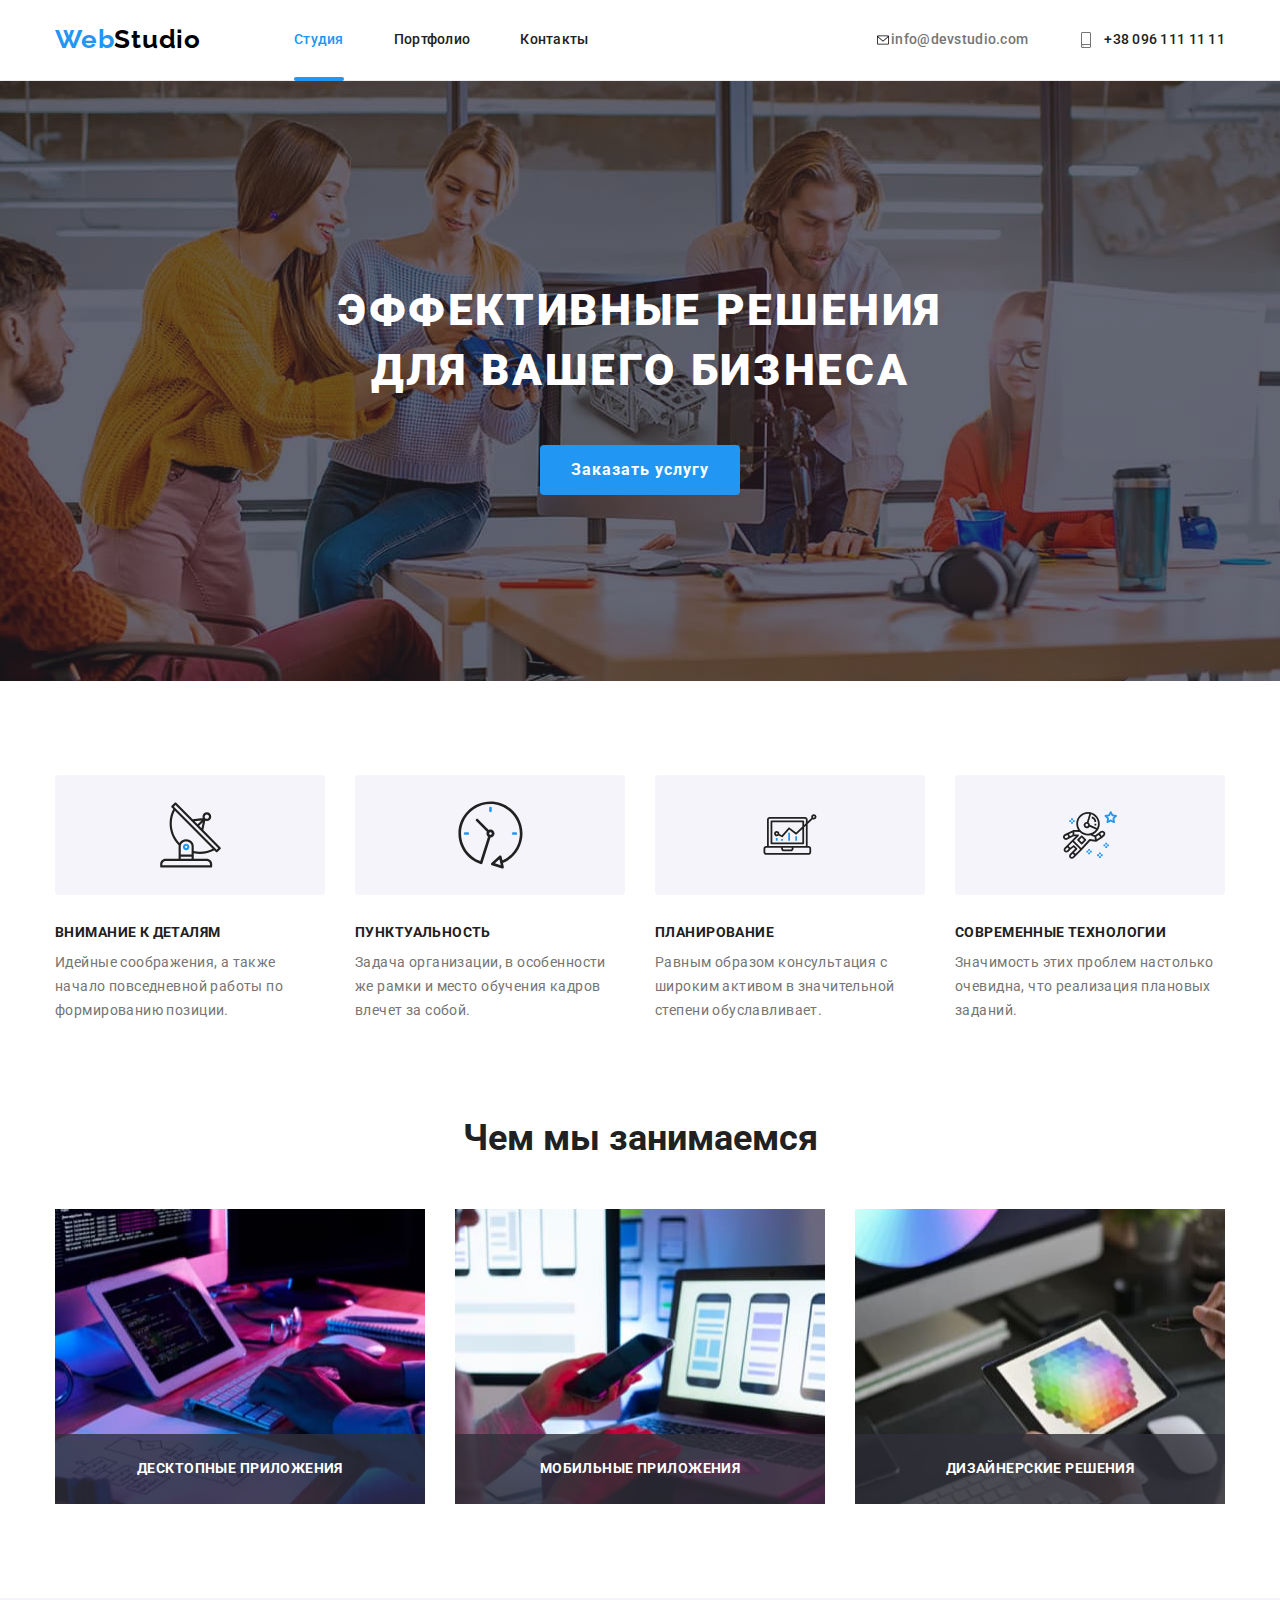
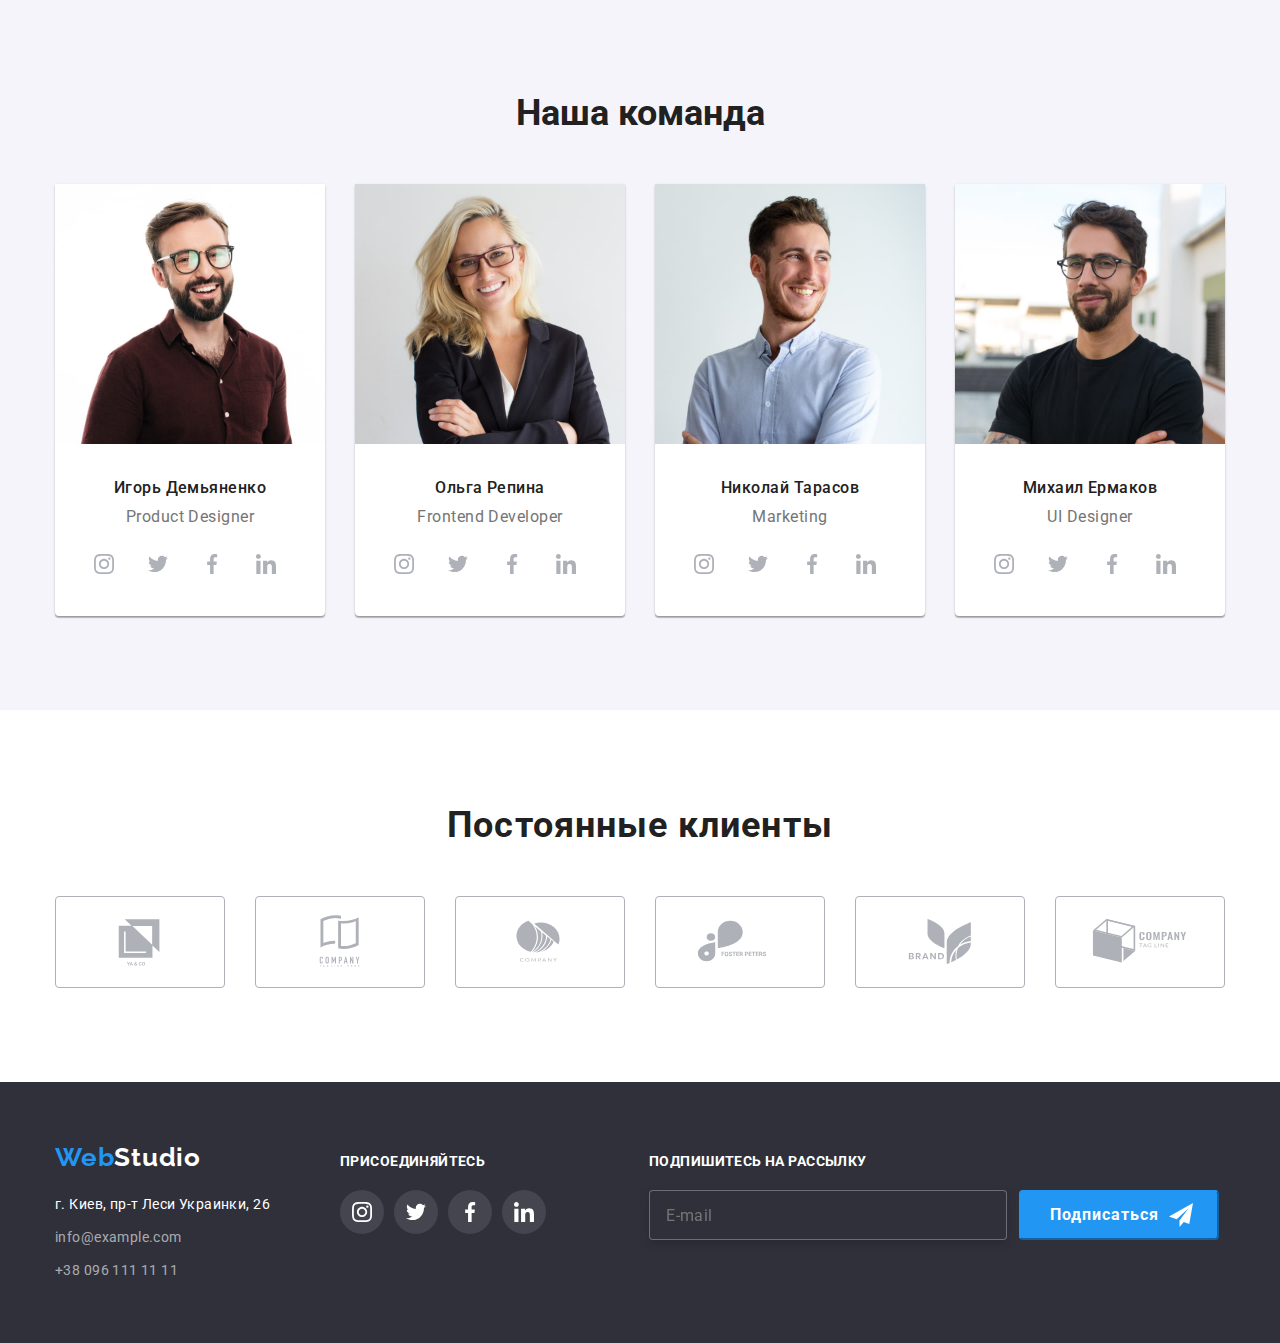
<file: index.html>
<!DOCTYPE html>
<html lang="ru">
<head>
    <meta charset="UTF-8">
    <meta http-equiv="X-UA-Compatible" content="IE=edge">
    <meta name="viewport" content="width=device-width, initial-scale=1.0">
    <link rel="preconnect" href="https://fonts.googleapis.com">
    <link rel="preconnect" href="https://fonts.gstatic.com" crossorigin>
    <link href="https://fonts.googleapis.com/css2?family=Raleway:wght@700&family=Roboto:wght@400;500;700;900&display=swap"
    rel="stylesheet">
    <link href="https://cdnjs.cloudflare.com/ajax/libs/modern-normalize/1.1.0/modern-normalize.css" rel="stylesheet">
    <link href="./css/main.min.css" rel="stylesheet">
    <title>Проект</title>
</head>
<body>
    <header class="head">
        <div class="container head-container">
        <nav class="head-container__nav-list">
            <a class="head-container__logo" href="./index.html" lang="en">
                Web<span class="studio">Studio</span>
            </a>
            <ul class="head-container__menu">
                <li class="nav-link"><a href="./index.html" class="navigation-link--current">Студия</a></li>
                <li><a href="./portfolio.html" class="navigation-link">Портфолио</a></li>
                <li><a href="./" class="navigation-link">Контакты</a></li>
            </ul>
        </nav>
        <ul class="head-container__contact-list">
            <li><a class="mail" href="mailto:info@devstudio.com">
                <svg class="mail-icon" width="16" height="12">
                    <use href="./images/icons.svg#icon-mail"></use>
                </svg> info@devstudio.com</a>
            </li>
            <li><a class="tel" href="tel:+380961111111">
                <svg class="tel-icon" width="10" height="16">
                    <use href="./images/icons.svg#icon-tel"></use>
                </svg>+38 096 111 11 11</a></li>
        </ul>
        </div>
    </header>
    <main>
        <section class="banner">
            <div class="hero-container">
            <h1 class="hero-container__text-logo">ЭФФЕКТИВНЫЕ РЕШЕНИЯ ДЛЯ ВАШЕГО БИЗНЕСА</h1>
            <button type="button" class="hero-container__hero-button" data-modal-open>Заказать услугу</button>
            </div>
        </section>

        <section class="section feature-section">
            <div class="container feature-cont">
            <h2 class="visualy-hidden"></h2>
            <ul class="feature-cont__features">
                <li class="feature-list">
                    <div class="feature-list__feature-icon">
                    <svg class="feature-list__feature-item" width="65" height="70">
                        <use href="./images/icons.svg#icon-antenna"></use>
                    </svg>
                    </div>
                    <h3>Внимание к деталям</h3>
                    <p>Идейные соображения, а также начало повседневной работы по формированию позиции.</p>
                </li>

                <li class="feature-list">
                    <div class="feature-list__feature-icon">
                        <svg class="feature-list__feature-item" width="67" height="70">
                            <use href="./images/icons.svg#icon-clock"></use>
                        </svg>
                    </div>
                    <h3>Пунктуальность</h3>
                    <p>Задача организации, в особенности же рамки и место обучения кадров влечет за собой.</p>
                </li>

                <li class="feature-list">
                    <div class="feature-list__feature-icon">
                        <svg class="feature-list__feature-item" width="70" height="53">
                            <use href="./images/icons.svg#icon-diagram" ></use>
                        </svg>
                    </div>
                    <h3>Планирование</h3>
                    <p>Равным образом консультация с широким активом в значительной степени обуславливает.</p>
                </li>

                <li class="feature-list">
                    <div class="feature-list__feature-icon">
                        <svg class="feature-list__feature-item" width="54" height="60">
                            <use href="./images/icons.svg#icon-astronaut"></use>
                        </svg>
                    </div>
                    <h3>Современные технологии</h3>
                    <p>Значимость этих проблем настолько очевидна, что реализация плановых заданий.</p>
                </li>
            </ul>
            </div>
        </section>

        <section class="section">
            <div class="container work-container">
            <h2 class="work-container__work-header">Чем мы занимаемся</h2>
            <ul class="work-container__work-list">
                <li class="work-list-items">
                        <img src="./images/layout.jpg" alt="layout" width="370" height="295">
                        <div class="description">
                            <p>ДЕСКТОПНЫЕ ПРИЛОЖЕНИЯ</p>
                        </div>
                </li>

                <li class="work-list-items">
                <img src="./images/mobile.jpg"
                alt="mobile"
                width="370"
                height="295">
                <div class="description">
                    <p>МОБИЛЬНЫЕ ПРИЛОЖЕНИЯ</p>
                </div>
                </li>

                <li class="work-list-items">
                <img src="./images/design.jpg"
                alt="design"
                width="370"
                height="295">
                <div class="description">
                    <p>ДИЗАЙНЕРСКИЕ РЕШЕНИЯ</p>
                </div>
                </li>
            </ul>
            </div>
        </section>

        <section class="command section">
            <div class="container comm-container">
            <h2 class="comm-container__comm-header">Наша команда</h2>
            <ul class="comm-list">
            <li class="comm-list__individ">
                <img src="./images/photo1.jpg" alt="работник1" width="270"/>
                <div class="name-prof">
                <h3>Игорь Демьяненко</h3>
                <p>Product Designer</p>
                    <ul class="social-links">
                    <li class="social-item">
                        <a href="">
                            <svg width="20" height="20">
                                <use href="./images/icons.svg#icon-instagram"></use>
                            </svg>
                        </a>
                    </li>
                    <li class="social-item">
                        <a href="">
                        <svg width="20" height="20" >
                            <use href="./images/icons.svg#icon-twitter"></use>
                            </a>
                        </svg>
                        
                    </li>
                    <li class="social-item">
                        <a href="">
                            <svg width="20" height="20">
                                <use href="./images/icons.svg#icon-facebook"></use>
                            </svg>
                        </a>
                    </li>
                    <li class="social-item">
                        <a href="">
                            <svg  width="20" height="20">
                                <use href="./images/icons.svg#icon-linkedin"></use>
                            </svg>
                        </a>
                    </li>
                    </ul>
                </div>
            </li>
            <li class="comm-list__individ">
                <img src="./images/photo2.jpg" alt="работник2" width="270"/>
                <div class="name-prof">
                <h3>Ольга Репина</h3>
                <p>Frontend Developer</p>
                    <ul class="social-links">
                        <li class="social-item">
                            <a href="">
                                <svg width="20" height="20">
                                    <use href="./images/icons.svg#icon-instagram"></use>
                                </svg>
                            </a>
                        </li>
                        <li class="social-item">
                            <a href="">
                            <svg width="20" height="20"> 
                                    <use href="./images/icons.svg#icon-twitter"></use>     
                            </svg>
                            </a>
                        </li>
                        <li class="social-item">
                            <a href="">
                                <svg width="20" height="20">
                                    <use href="./images/icons.svg#icon-facebook"></use>
                                </svg>
                            </a>
                        </li>
                        <li class="social-item">
                            <a href="">
                                <svg width="20" height="20">
                                    <use href="./images/icons.svg#icon-linkedin"></use>
                                </svg>
                            </a>
                        </li class="social-item">
                    </ul>
                </div>
            </li>
            <li class="comm-list__individ">
                <img src="./images/photo3.jpg" alt="работник3" width="270"/>
                <div class="name-prof">
                <h3>Николай Тарасов</h3>
                <p>Marketing</p>
                    <ul class="social-links">
                        <li class="social-item">
                            <a href="" >
                                <svg width="20" height="20">
                                    <use href="./images/icons.svg#icon-instagram"></use>
                                </svg>
                            </a>
                        </li>
                        <li class="social-item">
                            <a href="">
                            <svg width="20" height="20">
                                    <use href="./images/icons.svg#icon-twitter"></use>
                            </svg>
                            </a>
                        </li>
                        <li class="social-item">
                            <a href="">
                                <svg width="20" height="20">
                                    <use href="./images/icons.svg#icon-facebook"></use>
                                </svg>
                            </a>
                        </li>
                        <li class="social-item">
                            <a href="">
                                <svg width="20" height="20">
                                    <use href="./images/icons.svg#icon-linkedin"></use>
                                </svg>
                            </a>
                        </li class="social-item">
                    </ul>
                </div>
            </li>
            <li class="comm-list__individ">
                <img src="./images/photo4.jpg" alt="работник4" width="270"/>
                <div class="name-prof">       
                <h3>Михаил Ермаков</h3>
                <p>UI Designer</p>
                    <ul class="social-links">
                        <li class="social-item">
                            <a href="">
                                <svg width="20" height="20">
                                    <use href="./images/icons.svg#icon-instagram"></use>
                                </svg>
                            </a>
                        </li>
                        <li class="social-item">
                            <a href="">
                            <svg width="20" height="20">
                                    <use href="./images/icons.svg#icon-twitter"></use>
                            </svg>
                            </a>
                        </li>
                        <li class="social-item">
                            <a href="">
                                <svg width="20" height="20">
                                    <use href="./images/icons.svg#icon-facebook"></use>
                                </svg>
                            </a>
                        </li>
                        <li class="social-item">
                            <a href="">
                                <svg width="20" height="20">
                                    <use href="./images/icons.svg#icon-linkedin"></use>
                                </svg>
                            </a>
                        </li>
                    </ul>
                </div>
            </li>
        </ul>
        </div>
        </section>
        <section class="section">
            <div class="container clients-container" >
                <h2 class="clients-container__client-header">Постоянные клиенты</h2>
                <ul class="client-list">
                    <li class="client-list__client-pozition">
                        <a href="">
                        <svg width="106" height="60">
                            <use href="./images/icons.svg#icon-clientone"></use>
                        </svg>
                        </a>
                    </li>
                    <li class="client-list__client-pozition">
                        <a href="">
                            <svg width="106" height="60">
                                <use href="./images/icons.svg#icon-clienttwo"></use>
                            </svg>
                        </a>
                    </li>
                    <li class="client-list__client-pozition">
                        <a href="">
                            <svg width="106" height="60">
                                <use href="./images/icons.svg#icon-clientthree"></use>
                            </svg>
                        </a>
                    </li>
                    <li class="client-list__client-pozition">
                        <a href="">
                            <svg width="106" height="60">
                                <use href="./images/icons.svg#icon-clientfour"></use>
                            </svg>
                        </a>
                    </li>
                    <li class="client-list__client-pozition">
                        <a href="">
                            <svg width="106" height="60">
                                <use href="./images/icons.svg#icon-clientfive"></use>
                            </svg>
                        </a>
                    </li>
                    <li class="client-list__client-pozition">
                        <a href="">
                            <svg width="106" height="60">
                                <use href="./images/icons.svg#icon-clientsix"></use>
                            </svg>
                        </a>
                    </li>
                </ul>
            </div>
        </section>
    </main>
    <footer class="footer">
            <div class="container foot-container">
                <div>
                <a class="head-container__logo" href="/">Web<span class="webfoot">Studio</span></a>
                <address class="foot-container__adress">
                    <ul class="foot-container__contacts">
                        <li><a class="foot-container__atext" href="https://bit.ly/3pXMvUd" target="_blank" rel="noopener noreferrer">г.
                                Киев,
                                пр-т
                                Леси Украинки, 26</a> </li>
                        <li><a class="link" href="mailto:info@devstudio.com">info@example.com</a> </li>
                        <li><a class="link" href="tel:+380961111111">+38 096 111 11 11</a> </li>
                    </ul>
                </address>
                </div>
                <div class="links-container">
                <h3>ПРИСОЕДИНЯЙТЕСЬ</h3>
                <ul class="links-list">
                    <li class="links-list__links-item">
                        <a href="">
                            <svg width="20" height="20">
                                <use href="./images/icons.svg#icon-instagram"></use>
                            </svg>
                        </a>
                    </li>
                    <li class="links-list__links-item">
                        <a href="">
                            <svg width="20" height="20">
                                <use href="./images/icons.svg#icon-twitter"></use>
                            </svg>
                        </a>
                    </li>
                    <li class="links-list__links-item">
                        <a href="">
                            <svg width="20" height="20">
                                <use href="./images/icons.svg#icon-facebook"></use>
                            </svg>
                        </a>
                    </li>
                    <li class="links-list__links-item">
                        <a href="">
                            <svg width="20" height="20">
                                <use href="./images/icons.svg#icon-linkedin"></use>
                            </svg>
                        </a>
                    </li>
                </ul>
                </div>
                <div class="email-form">
                    
                        <h3>ПОДПИШИТЕСЬ НА РАССЫЛКУ</h3>
                    <form class="form">
                        <input type="email" name="email" id="user-email" placeholder="E-mail">
                        <button type="submit" class="submit">
                            <span class="submit__text">Подписаться</span>
                            <svg width="24" height="24">
                                <use href="./images/icons.svg#icon-send"></use>
                            </svg>
                        </button>
                    </form>
                    
                </div>
            </div>
                

    </footer>
    <div class="backdrop is-hidden" data-modal>
        <div class="modal">
            <button type="button" class="modal__close" data-modal-close>
                <svg class="modal__icon-close">
                    <use href="./images/icons.svg#icon-close" width="11" height="11"></use>
                </svg>
            </button>
            <p class="modal__title">Оставьте свои данные, мы вам перезвоним</p>
            <form name="feedback-form" class="modal__form">
                <div class="modal-inner">
                    <label for="user-name" class="modal-inner__label">Имя</label>
                    <div class="modal-inner">
                        <input id="user-name" type="text" class="modal-inner__input">
                        <svg class="modal__icon" width="18" height="18">
                            <use href="./images/icons.svg#person-black"></use>
                        </svg>
                    </div>
                </div>
                <div class="modal-inner">
                    <label for="user-name" class="modal-inner__label">Телефон</label>
                    <div class="modal-inner">
                        <input id="user-name" type="tel" class="modal-inner__input">
                        <svg class="modal__icon" width="18" height="18">
                            <use href="./images/icons.svg#phone-black"></use>
                        </svg>
                    </div>
                </div>
                <div class="modal-inner">
                    <label for="user-name" class="modal-inner__label">Почта</label>
                    <div class="modal-inner">
                        <input id="user-name" type="email" class="modal-inner__input">
                        <svg class="modal__icon" width="18" height="18">
                            <use href="./images/icons.svg#email-black"></use>
                        </svg>
                    </div>
                </div>
                <div class="modal-inner">
                    <label for="user-name" class="modal-inner__label">Комментарий</label>
                    <textarea name="comment" class="modal-inner__textarea" placeholder="Введите текст"></textarea>
                </div>
                <label class="checkbox">
                    <input type="checkbox" class="checkbox__input">
                        <svg width="16" height="15" class="checkbox__icon">
                            <use href="./images/icons.svg#iconcheck" class="icon-one" opacity="0"></use>
                            <use href="./images/icons.svg#icon-not-check" class="icon-two" opacity="1" ></use>
                        </svg>
                    <span class="terms-text">
                    Соглашаюсь с рассылкой и принимаю
                    <a href="/" class="terms">Условия договора</a></span>
                </label>
            </form>
            
            <button type="submit" class="submitted">Отправить</button>
            
            
        </div>
    </div>
    <script src="./js/modal.js"></script>
</body>
</html>
</file>
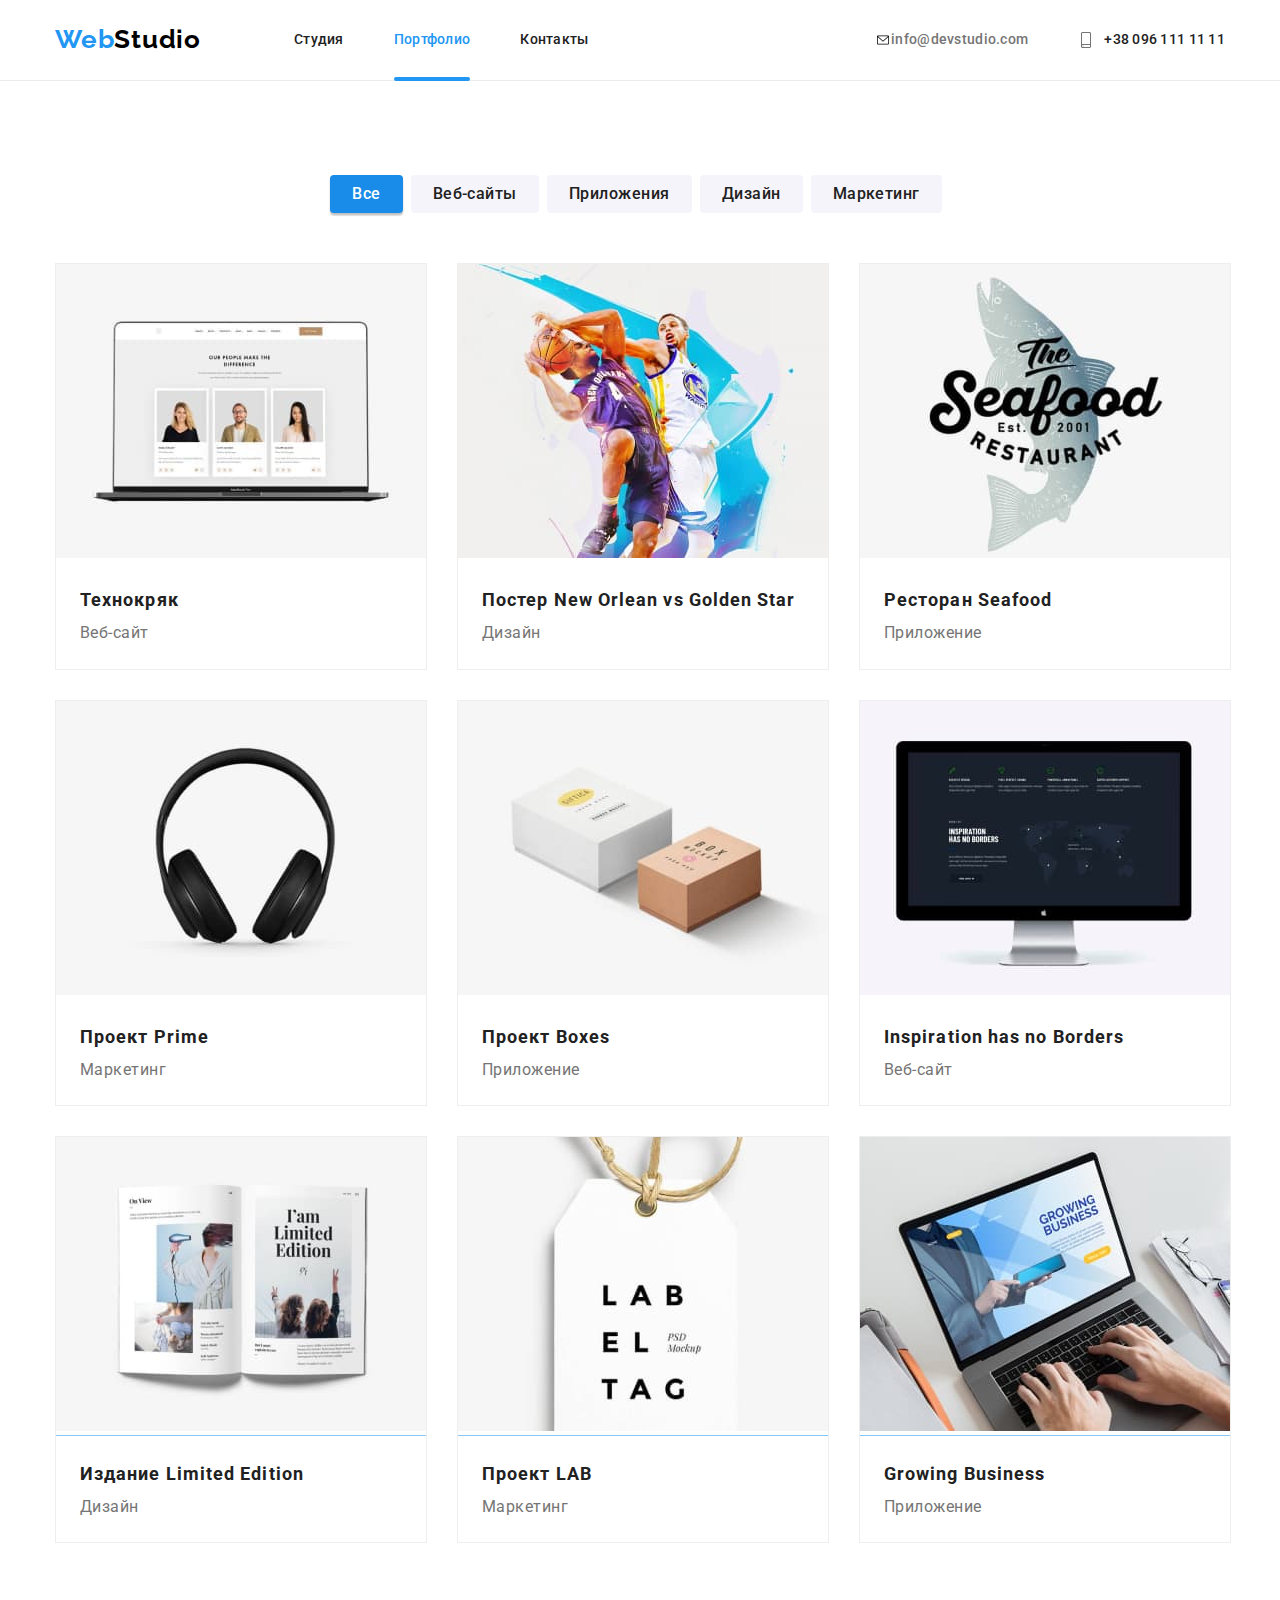
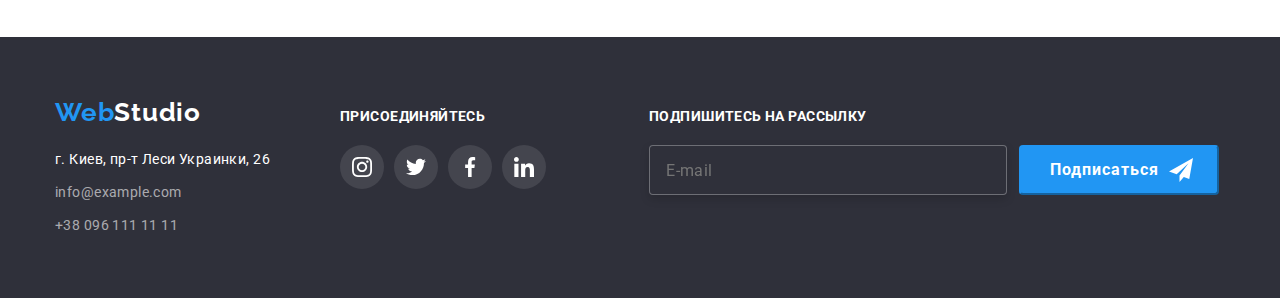
<file: portfolio.html>
<!DOCTYPE html>
<html lang="en">
<head>
    <meta charset="UTF-8">
    <meta http-equiv="X-UA-Compatible" content="IE=edge">
    <meta name="viewport" content="width=device-width, initial-scale=1.0">
    <link rel="preconnect" href="https://fonts.googleapis.com">
    <link rel="preconnect" href="https://fonts.gstatic.com" crossorigin>
    <link href="https://fonts.googleapis.com/css2?family=Raleway:wght@700&family=Roboto:wght@400;500;700;900&display=swap"
    rel="stylesheet">
    <link href="https://cdnjs.cloudflare.com/ajax/libs/modern-normalize/1.1.0/modern-normalize.css" rel="stylesheet">
    <link href="./css/main.min.css" rel="stylesheet">
    <title>portfolio</title>
</head>
<body>
    <header class="head">
        <div class="container head-container">
            <nav class="head-container__nav-list">
                <a class="head-container__logo" href="./index.html" lang="en">
                    Web<span class="studio">Studio</span>
                </a>
                <ul class="head-container__menu">
                    <li><a href="./index.html" class="navigation-link ">Студия</a></li>
                    <li class="nav-link"><a href="./portfolio.html" class="navigation-link--current">Портфолио</a></li>
                        <li><a href=" ./"class="navigation-link">Контакты</a></li>
                </ul>
            </nav>
            <ul class="head-container__contact-list">
                <li><a class="mail" href="info@devstudio.com">
                        <svg class="mail-icon" width="16" height="12">
                            <use href="./images/icons.svg#icon-mail"></use>
                        </svg> info@devstudio.com</a>
                </li>
                <li><a class="tel" href="+380961111111">
                        <svg class="tel-icon" width="10" height="16">
                            <use href="./images/icons.svg#icon-tel"></use>
                        </svg>+38 096 111 11 11</a></li>
            </ul>
        </div>
    </header>
    <main>
        <h1></h1>
        <section class="section">
            <div class="container">
            <ul class="menu-buttons">
                <li class="menu-buttons__menu-item">
                    <button class="current" type="button">Все</button>
                </li>
                <li class="menu-buttons__menu-item">
                    <button type="button">Веб-сайты</button>
                </li>
                <li class="menu-buttons__menu-item">
                    <button type="button">Приложения</button>
                </li>
                <li class="menu-buttons__menu-item">
                    <button type="button">Дизайн</button>
                </li>
                <li class="menu-buttons__menu-item">
                    <button type="button">Маркетинг</button>
                </li>
            </ul>
            <ul class="examples">
                <li class="item">
                    <a href="">
                    <div class="thumb">
                    <img src="./images/techweb.jpg"
                    alt="website"
                    width="370"
                    height="294">
                     <div class="overlay">
                        <p>
                            Ресурс предлагает комплексные<br>предложения с разным уровнем<br>функционала и сервисов. Все это<br>позволит посетителю получить<br>
                            исчерпывающие сведения<br>о компании или частном лице.
                        </p>              
                    </div>
                    </div>
                    <div class="item-text">
                    <h3>Технокряк</h3>
                    <p>Веб-сайт</p>
                    </div>
                    </a>
                </li>
                <li class="item">
                    <a href="">
                    <div class="thumb">
                    <img src="./images/poster.jpg"
                    alt="poster"
                    width="370"
                    height="294">
                    <div class="overlay">
                        <p>
                            Ресурс предлагает комплексные<br>предложения с разным уровнем<br>функционала и сервисов. Все это<br>позволит
                            посетителю получить<br>
                            исчерпывающие сведения<br>о компании или частном лице.
                        </p>
                    </div>
                    </div>
                    <div class="item-text">
                    <h3>Постер New Orlean vs Golden Star</h3>
                    <p>Дизайн</p>
                    </div>
                    </a>
                </li>
                <li class="item">
                    <a href="">
                    <div class="thumb">
                    <img src="./images/restaurant.jpg"
                    alt="restaurant"
                    width="370"
                    height="294">
                    <div class="overlay">
                        <p>
                            Ресурс предлагает комплексные<br>предложения с разным уровнем<br>функционала и сервисов. Все это<br>позволит
                            посетителю получить<br>
                            исчерпывающие сведения<br>о компании или частном лице.
                        </p>
                    </div>
                    </div>
                    <div class="item-text">
                    <h3>Ресторан Seafood</h3>
                    <p>Приложение</p>
                    </div>
                    </a>
                </li>
                <li class="item">
                    <a href="">
                    <div class="thumb">
                    <img src="./images/prime.jpg"
                    alt="prime"
                    width="370"
                    height="294">
                    <div class="overlay">
                        <p>
                            Ресурс предлагает комплексные<br>предложения с разным уровнем<br>функционала и сервисов. Все это<br>позволит
                            посетителю получить<br>
                            исчерпывающие сведения<br>о компании или частном лице.
                        </p>
                    </div>
                    </div>
                    <div class="item-text">
                    <h3>Проект Prime</h3>
                    <p>Маркетинг</p>
                    </div>
                    </a>
                </li>
                <li class="item">
                    <a href="">
                    <div class="thumb">
                    <img src="./images/boxes.jpg"
                    alt="boxes"
                    width="370"
                    height="294">
                    <div class="overlay">
                        <p>
                            Ресурс предлагает комплексные<br>предложения с разным уровнем<br>функционала и сервисов. Все это<br>позволит
                            посетителю получить<br>
                            исчерпывающие сведения<br>о компании или частном лице.
                        </p>
                    </div>
                    </div>
                    <div class="item-text">
                    <h3>Проект Boxes</h3>
                    <p>Приложение</p>
                    </div>
                    </a>
                </li>
                <li class="item">
                    <a href="">
                    <div class="thumb">
                    <img src="./images/inspiration.jpg"
                    alt="website"
                    width="370"
                    height="294">
                    <div class="overlay">
                        <p>
                            Ресурс предлагает комплексные<br>предложения с разным уровнем<br>функционала и сервисов. Все это<br>позволит
                            посетителю получить<br>
                            исчерпывающие сведения<br>о компании или частном лице.
                        </p>
                    </div>
                    </div>
                    <div class="item-text">
                    <h3>Inspiration has no Borders</h3>
                    <p>Веб-сайт</p>
                    </div>
                    </a>
                </li>
                <li class="item">
                    <a href="">
                    <div class="thumb">
                    <img src="./images/designle.jpg"
                    alt="design"
                    width="370"
                    height="294">
                    <div class="overlay">
                        <p>
                            Ресурс предлагает комплексные<br>предложения с разным уровнем<br>функционала и сервисов. Все это<br>позволит
                            посетителю получить<br>
                            исчерпывающие сведения<br>о компании или частном лице.
                        </p>
                    </div>
                    </div>
                    <div class="item-text">
                    <h3>Издание Limited Edition</h3>
                    <p>Дизайн</p>
                    </div>
                    </a>
                </li>
                <li class="item">
                    <a href="">
                    <div class="thumb">
                    <img src="./images/projectlab.jpg"
                    alt="project"
                    width="370"
                    height="294">
                    <div class="overlay">
                        <p>
                            Ресурс предлагает комплексные<br>предложения с разным уровнем<br>функционала и сервисов. Все это<br>позволит
                            посетителю получить<br>
                            исчерпывающие сведения<br>о компании или частном лице.
                        </p>
                    </div>
                    </div>
                    <div class="item-text">
                    <h3>Проект LAB</h3>
                    <p>Маркетинг</p>
                    </div>
                    </a>
                </li>
                <li class="item">
                    <a href="">
                    <div class="thumb">
                    <img src="./images/notebook.jpg"
                    alt="notebook"
                    width="370"
                    height="294">
                    <div class="overlay">
                        <p>
                            Ресурс предлагает комплексные<br>предложения с разным уровнем<br>функционала и сервисов.
                            Все это<br>позволит
                            посетителю получить<br>
                            исчерпывающие сведения<br>о компании или частном лице.
                        </p>
                    </div>
                    </div>
                    <div class="item-text">
                    <h3>Growing Business</h3>
                    <p>Приложение</p>
                    </div>
                    </a>
                </li>
            </ul>
            </div>
        </section>
    </main>
    <footer class="footer">
        <div class="container foot-container">
            <div>
                <a class="head-container__logo" href="/">Web<span class="webfoot">Studio</span></a>
                <address class="foot-container__adress">
                    <ul class="foot-container__contacts">
                        <li><a class="foot-container__atext" href="https://bit.ly/3pXMvUd" target="_blank" rel="noopener noreferrer">г.
                                Киев,
                                пр-т
                                Леси Украинки, 26</a> </li>
                        <li><a class="link" href="mailto:info@devstudio.com">info@example.com</a> </li>
                        <li><a class="link" href="tel:+380961111111">+38 096 111 11 11</a> </li>
                    </ul>
                </address>
            </div>
            <div class="links-container">
                <h3>ПРИСОЕДИНЯЙТЕСЬ</h3>
                <ul class="links-list">
                    <li class="links-list__links-item">
                        <a href="">
                        <svg width="20" height="20">
                            <use href="./images/icons.svg#icon-instagram"></use>
                        </svg>
                        </a>
                    </li>
                    <li class="links-list__links-item">
                        <a href="">
                            <svg width="20" height="20">
                                <use href="./images/icons.svg#icon-twitter"></use>
                            </svg>
                        </a>
                    </li>
                    <li class="links-list__links-item">
                        <a href="">
                            <svg width="20" height="20">
                                <use href="./images/icons.svg#icon-facebook"></use>
                            </svg>
                        </a>
                    </li>
                    <li class="links-list__links-item">
                        <a href="">
                            <svg width="20" height="20">
                                <use href="./images/icons.svg#icon-linkedin"></use>
                            </svg>
                        </a>
                    </li>
                </ul>
            </div>
        <div class="email-form">
        
            <h3>ПОДПИШИТЕСЬ НА РАССЫЛКУ</h3>
            <form class="form">
                <input type="email" name="email" id="user-email" placeholder="E-mail">
                <button type="submit" class="submit">
                    <span class="submit__text">Подписаться</span>
                    <svg width="24" height="24">
                        <use href="./images/icons.svg#icon-send"></use>
                    </svg>
                </button>
            </form>
        
        </div>
        </div>
    </footer>
</body>
</html>
</file>
<file: css/main.min.css>
body{font-family:"Roboto",sans-serif;color:#757575}a{text-decoration:none;color:#212121}li{list-style-type:none}h1,h3,p,ul,a{margin:0;padding:0;list-style-type:none}.container{width:1200px;padding:0px 15px 0px 15px;margin-left:auto;margin-right:auto}.section{padding-top:94px;padding-bottom:94px}.visualy-hidden{position:absolute;width:1px;height:1px;margin:-1px;border:0;padding:0;white-space:nowrap;-webkit-clip-path:inset(100%);clip-path:inset(100%);clip:rect(0 0 0 0);overflow:hidden}.hero-container__hero-button{margin:0 auto;width:200px;height:50px;outline-style:none;border-width:0px;min-width:200px;cursor:pointer;background:#2196f3;color:#fff;font-family:"Roboto";font-weight:700;font-size:16px;line-height:1.9;text-align:center;letter-spacing:.06em;border-radius:4px;-webkit-transition:color 250ms cubic-bezier(0.4, 0, 0.2, 1),background-color 250ms cubic-bezier(0.4, 0, 0.2, 1),-webkit-box-shadow 250ms cubic-bezier(0.4, 0, 0.2, 1);transition:color 250ms cubic-bezier(0.4, 0, 0.2, 1),background-color 250ms cubic-bezier(0.4, 0, 0.2, 1),-webkit-box-shadow 250ms cubic-bezier(0.4, 0, 0.2, 1);transition:color 250ms cubic-bezier(0.4, 0, 0.2, 1),box-shadow 250ms cubic-bezier(0.4, 0, 0.2, 1),background-color 250ms cubic-bezier(0.4, 0, 0.2, 1);transition:color 250ms cubic-bezier(0.4, 0, 0.2, 1),box-shadow 250ms cubic-bezier(0.4, 0, 0.2, 1),background-color 250ms cubic-bezier(0.4, 0, 0.2, 1),-webkit-box-shadow 250ms cubic-bezier(0.4, 0, 0.2, 1)}.hero-container__hero-button:hover,.hero-container__hero-button:focus{-webkit-box-shadow:0px 4px 4px rgba(0,0,0,.15);box-shadow:0px 4px 4px rgba(0,0,0,.15);background-color:#188ce8;color:#fff}.submit{cursor:pointer;display:-webkit-box;display:-ms-flexbox;display:flex;margin-left:12px;width:200px;height:50px;padding-top:10px;padding-bottom:10px;padding-left:29px;-webkit-box-align:center;-ms-flex-align:center;align-items:center;background:#2196f3;border-radius:4px;border-color:#2196f3;fill:#fff;-webkit-transition:color 250ms cubic-bezier(0.4, 0, 0.2, 1),background-color 250ms cubic-bezier(0.4, 0, 0.2, 1),-webkit-box-shadow 250ms cubic-bezier(0.4, 0, 0.2, 1);transition:color 250ms cubic-bezier(0.4, 0, 0.2, 1),background-color 250ms cubic-bezier(0.4, 0, 0.2, 1),-webkit-box-shadow 250ms cubic-bezier(0.4, 0, 0.2, 1);transition:color 250ms cubic-bezier(0.4, 0, 0.2, 1),box-shadow 250ms cubic-bezier(0.4, 0, 0.2, 1),background-color 250ms cubic-bezier(0.4, 0, 0.2, 1);transition:color 250ms cubic-bezier(0.4, 0, 0.2, 1),box-shadow 250ms cubic-bezier(0.4, 0, 0.2, 1),background-color 250ms cubic-bezier(0.4, 0, 0.2, 1),-webkit-box-shadow 250ms cubic-bezier(0.4, 0, 0.2, 1)}.submit:hover,.submit:focus{-webkit-box-shadow:0px 4px 4px rgba(0,0,0,.15);box-shadow:0px 4px 4px rgba(0,0,0,.15);background-color:#188ce8;color:#fff}.submit__text{margin-right:10px;font-weight:700;font-size:16px;line-height:1.9;letter-spacing:.06em;color:#fff}.submitted{background:#2196f3;border-color:#2196f3;border-radius:4px;padding:10px 55px;display:-webkit-box;display:-ms-flexbox;display:flex;margin-left:auto;margin-right:auto;font-weight:700;font-size:16px;line-height:30px;text-align:center;letter-spacing:.06em;color:#fff;-webkit-transition:background 250ms cubic-bezier(0.4, 0, 0.2, 1);transition:background 250ms cubic-bezier(0.4, 0, 0.2, 1)}.submitted:hover,.submitted:focus{background:#188ce8;-webkit-box-shadow:0px 4px 4px rgba(0,0,0,.15);box-shadow:0px 4px 4px rgba(0,0,0,.15)}.link{font-size:14px;line-height:1.71;letter-spacing:.03em;color:rgba(255,255,255,.6)}.head{background-color:#fff;color:#212121;font-weight:500;font-size:14px;line-height:1.14;letter-spacing:.02em;border-bottom:1px solid #ececec}.head-container{width:1200px;display:-webkit-box;display:-ms-flexbox;display:flex;-webkit-box-align:center;-ms-flex-align:center;align-items:center;margin-left:auto;margin-right:auto}.head-container__logo{font-family:"Raleway";font-weight:700;font-size:26px;line-height:1.19;letter-spacing:.03em;color:#2196f3;padding-top:24px;padding-bottom:25px}.head-container__nav-list{display:-webkit-box;display:-ms-flexbox;display:flex;-webkit-box-align:center;-ms-flex-align:center;align-items:center}.head-container__menu{margin-left:93px}.head-container__nav-list>ul{display:-webkit-box;display:-ms-flexbox;display:flex;-webkit-box-align:center;-ms-flex-align:center;align-items:center}.studio{color:#000}.head-container__contact-list{display:-webkit-box;display:-ms-flexbox;display:flex;margin-left:auto}.navigation-link{-webkit-transition:color 250ms cubic-bezier(0.4, 0, 0.2, 1);transition:color 250ms cubic-bezier(0.4, 0, 0.2, 1)}.navigation-link:focus,.navigation-link:hover{color:#2196f3}.navigation-link--current{color:#2196f3;-webkit-transition:color 250ms cubic-bezier(0.4, 0, 0.2, 1);transition:color 250ms cubic-bezier(0.4, 0, 0.2, 1)}.head-container__menu>li:not(:first-child){margin-left:50px}.nav-link{position:relative}.nav-link::after{display:block;position:absolute;content:"";margin-top:29px;height:4px;width:100%;background-color:#2196f3;border-radius:2px}.mail{display:-webkit-box;display:-ms-flexbox;display:flex;-webkit-box-align:center;-ms-flex-align:center;align-items:center;color:#757575;-webkit-transition:color 250ms cubic-bezier(0.4, 0, 0.2, 1);transition:color 250ms cubic-bezier(0.4, 0, 0.2, 1)}.mail__icon{fill:#757575;width:22px;height:16px;margin-right:10px;-webkit-transition:stroke 250ms cubic-bezier(0.4, 0, 0.2, 1);transition:stroke 250ms cubic-bezier(0.4, 0, 0.2, 1)}.mail:hover,.mail:focus{stroke:#2196f3;stroke-width:2px}.contact-list{margin-right:0;margin-left:auto}.mail:hover,.mail:focus{color:#2196f3}.tel{display:-webkit-box;display:-ms-flexbox;display:flex;-webkit-box-align:center;-ms-flex-align:center;align-items:center;color:var(--textcolor);margin-left:50px;-webkit-transition:color 250ms cubic-bezier(0.4, 0, 0.2, 1),stroke 250ms cubic-bezier(0.4, 0, 0.2, 1);transition:color 250ms cubic-bezier(0.4, 0, 0.2, 1),stroke 250ms cubic-bezier(0.4, 0, 0.2, 1)}.tel:hover,.tel:focus{color:#2196f3}.tel:hover,.tel:focus{fill:#2196f3;stroke:#2196f3;stroke-width:2px}.tel-icon{fill:currentColor;width:16px;height:16px;margin-right:10px;-webkit-transition:fill 250ms cubic-bezier(0.4, 0, 0.2, 1),stroke 250ms cubic-bezier(0.4, 0, 0.2, 1);transition:fill 250ms cubic-bezier(0.4, 0, 0.2, 1),stroke 250ms cubic-bezier(0.4, 0, 0.2, 1)}.footer{display:-webkit-box;display:-ms-flexbox;display:flex;background-color:#2f303a;padding-top:60px;padding-bottom:60px;-webkit-transition:-webkit-text-decoration 250ms cubic-bezier(0.4, 0, 0.2, 1),-webkit-text-decoration-color 250ms cubic-bezier(0.4, 0, 0.2, 1);transition:-webkit-text-decoration 250ms cubic-bezier(0.4, 0, 0.2, 1),-webkit-text-decoration-color 250ms cubic-bezier(0.4, 0, 0.2, 1);transition:text-decoration 250ms cubic-bezier(0.4, 0, 0.2, 1),text-decoration-color 250ms cubic-bezier(0.4, 0, 0.2, 1);transition:text-decoration 250ms cubic-bezier(0.4, 0, 0.2, 1),text-decoration-color 250ms cubic-bezier(0.4, 0, 0.2, 1),-webkit-text-decoration 250ms cubic-bezier(0.4, 0, 0.2, 1),-webkit-text-decoration-color 250ms cubic-bezier(0.4, 0, 0.2, 1)}.foot-container{display:-webkit-box;display:-ms-flexbox;display:flex;margin-left:auto;margin-right:auto}.foot-container__adress{list-style:none;font-style:normal;font-size:14px;line-height:1.71;letter-spacing:.03em;color:rgba(255,255,255,.6);margin-top:20px}.foot-container__contacts{list-style:none}.foot-container__contacts>li:not(:last-child){margin-bottom:9px}.foot-container__atext{font-size:14px;line-height:1.71;letter-spacing:.03em;color:#fff;text-decoration:none;margin-bottom:9px}.webfoot{color:#fff}.links-container{padding:0;margin-left:70px;margin-top:12px}.links-container>h3{font-weight:700;font-size:14px;line-height:1.14;letter-spacing:.03em;text-transform:uppercase;color:#fff}.links-list{display:-webkit-box;display:-ms-flexbox;display:flex;margin-top:20px}.links-list__links-item{display:-webkit-box;display:-ms-flexbox;display:flex;margin-right:10px;width:44px;height:44px;background-color:rgba(255,255,255,.1);border-radius:50%;-webkit-transition:background-color 250ms cubic-bezier(0.4, 0, 0.2, 1);transition:background-color 250ms cubic-bezier(0.4, 0, 0.2, 1)}.links-list__links-item>a{display:-webkit-box;display:-ms-flexbox;display:flex;width:100%;height:100%;-webkit-box-align:center;-ms-flex-align:center;align-items:center;-webkit-box-pack:center;-ms-flex-pack:center;justify-content:center;fill:#fff;border-radius:50%;-webkit-transition:background-color 250ms cubic-bezier(0.4, 0, 0.2, 1);transition:background-color 250ms cubic-bezier(0.4, 0, 0.2, 1)}.links-list__links-item:hover,.links-list__links-item:focus{background-color:#2196f3}.links-list__links-item>a:hover,.links-list__links-item>a:focus{background-color:#2196f3}.footer a:hover,.footer a:focus{text-decoration:underline;-webkit-text-decoration-color:#188ce8;text-decoration-color:#188ce8}.email-form{margin-left:93px;margin-top:12px}.form{display:-webkit-box;display:-ms-flexbox;display:flex}.email-form h3{font-weight:700;font-size:14px;line-height:1.14;letter-spacing:.03em;text-transform:uppercase;color:#fff;margin-bottom:20px}.form input{width:358px;height:50px;left:815px;top:2787px;padding-top:15px;padding-left:16px;padding-bottom:15px;background:#2f303a;border:1px solid rgba(255,255,255,.3);-webkit-filter:drop-shadow(0px 4px 4px rgba(0, 0, 0, 0.15));filter:drop-shadow(0px 4px 4px rgba(0, 0, 0, 0.15));border-radius:4px;font-weight:400;font-size:16px;line-height:1.25;display:-webkit-box;display:-ms-flexbox;display:flex;-webkit-box-align:center;-ms-flex-align:center;align-items:center;letter-spacing:.03em;color:rgba(255,255,255,.6)}.backdrop{position:fixed;top:0;left:0;width:100%;height:100%;background:rgba(0,0,0,.2);opacity:1;-webkit-transition:opacity 250ms cubic-bezier(0.4, 0, 0.2, 1);transition:opacity 250ms cubic-bezier(0.4, 0, 0.2, 1)}.backdrop.is-hidden{visibility:0;opacity:0;pointer-events:none}.modal{position:absolute;top:50%;left:50%;-webkit-transform:translate(-50%, -50%) scale(1);transform:translate(-50%, -50%) scale(1);-webkit-transition:-webkit-transform 250ms cubic-bezier(0.4, 0, 0.2, 1);transition:-webkit-transform 250ms cubic-bezier(0.4, 0, 0.2, 1);transition:transform 250ms cubic-bezier(0.4, 0, 0.2, 1);transition:transform 250ms cubic-bezier(0.4, 0, 0.2, 1), -webkit-transform 250ms cubic-bezier(0.4, 0, 0.2, 1);width:528px;padding:40px;max-height:581px;height:100%;background:#fff;-webkit-box-shadow:0px 1px 3px rgba(0,0,0,.12),0px 1px 1px rgba(0,0,0,.14),0px 2px 1px rgba(0,0,0,.2);box-shadow:0px 1px 3px rgba(0,0,0,.12),0px 1px 1px rgba(0,0,0,.14),0px 2px 1px rgba(0,0,0,.2);border-radius:4px}.modal__close{position:absolute;display:-webkit-box;display:-ms-flexbox;display:flex;top:8px;right:8px;-webkit-transform:translate(-8%, -8%);transform:translate(-8%, -8%);-webkit-box-pack:center;-ms-flex-pack:center;justify-content:center;-webkit-box-align:center;-ms-flex-align:center;align-items:center;border-radius:50%;width:30px;height:30px;background:#fff;border:1px solid rgba(0,0,0,.1);cursor:pointer}.modal__icon-close{display:-webkit-box;display:-ms-flexbox;display:flex;width:11px;height:11px;fill:#000}.modal__title{font-weight:700;font-size:20px;line-height:1.15;text-align:center;letter-spacing:.03em;color:#212121;margin-bottom:12px}.modal__form{display:-webkit-box;display:-ms-flexbox;display:flex;-webkit-box-orient:vertical;-webkit-box-direction:normal;-ms-flex-direction:column;flex-direction:column}.modal__icon{width:18px;height:18px;position:absolute;top:50%;-webkit-transform:translateY(-50%);transform:translateY(-50%);left:15px;-webkit-transition:fill 250ms cubic-bezier(0.4, 0, 0.2, 1);transition:fill 250ms cubic-bezier(0.4, 0, 0.2, 1)}.modal-inner{display:-webkit-box;display:-ms-flexbox;display:flex;-webkit-box-orient:vertical;-webkit-box-direction:normal;-ms-flex-direction:column;flex-direction:column;position:relative;width:100%}.modal-inner__label{position:relative;font-weight:400;font-size:12px;line-height:1.17;letter-spacing:.01em;color:#757575;margin-bottom:4px}.modal-inner:not(:last-child){margin-bottom:10px}.modal-inner__input{height:40px;padding-left:42px;border:1px solid rgba(33,33,33,.2);border-radius:4px;-webkit-transition:border 250ms cubic-bezier(0.4, 0, 0.2, 1);transition:border 250ms cubic-bezier(0.4, 0, 0.2, 1);cursor:pointer}.modal-inner__input:focus,.modal-inner__input:hover{border-color:#2196f3}.modal-inner__input:focus+.modal__icon,.modal-inner__input:hover+.modal__icon{fill:#2196f3}.modal-inner__textarea{height:120px;resize:none;cursor:pointer;padding:12px 16px;margin-bottom:20px;-webkit-transition:border-color 250ms cubic-bezier(0.4, 0, 0.2, 1);transition:border-color 250ms cubic-bezier(0.4, 0, 0.2, 1);border:1px solid rgba(33,33,33,.2);border-radius:4px}.modal-inner__textarea::-webkit-input-placeholder{font-weight:400;font-size:12px;line-height:1.17;letter-spacing:.01em;color:rgba(117,117,117,.5)}.modal-inner__textarea::-moz-placeholder{font-weight:400;font-size:12px;line-height:1.17;letter-spacing:.01em;color:rgba(117,117,117,.5)}.modal-inner__textarea:-ms-input-placeholder{font-weight:400;font-size:12px;line-height:1.17;letter-spacing:.01em;color:rgba(117,117,117,.5)}.modal-inner__textarea::-ms-input-placeholder{font-weight:400;font-size:12px;line-height:1.17;letter-spacing:.01em;color:rgba(117,117,117,.5)}.modal-inner__textarea::placeholder{font-weight:400;font-size:12px;line-height:1.17;letter-spacing:.01em;color:rgba(117,117,117,.5)}.modal-inner__textarea:hover,.modal-inner__textarea:focus{border-color:#2196f3}.checkbox{display:inline;position:relative;display:-webkit-box;display:-ms-flexbox;display:flex;margin-bottom:30px}.checkbox__input{-webkit-appearance:none;-moz-appearance:none;appearance:none}.checkbox__icon{position:absolute;top:50%;-webkit-transform:translateY(-50%);transform:translateY(-50%);width:16px;height:15px;margin-right:5px;margin-left:12px}.checkbox__input:checked+.checkbox__icon .icon-one{opacity:1}.checkbox__input:checked+.checkbox__icon .icon-two{opacity:0}.terms{text-decoration:underline;margin-left:1px;color:#2196f3}.terms-text{margin-left:36px;font-weight:400;font-size:14px;line-height:1.71;letter-spacing:.03em;color:#757575;text-align:center}.backdrop.is-hidden .modal{-webkit-transform:translate(-50%, -50%) scale(1.1);transform:translate(-50%, -50%) scale(1.1)}.modal__close:hover .modal__icon-close,.modal__close:focus .modal__icon-close{fill:#2196f3}.banner{margin-left:auto;margin-right:auto;padding-top:200px;padding-bottom:200px;background-image:-webkit-gradient(linear, left top, right top, from(rgba(47, 48, 58, 0.4)), to(rgba(47, 48, 58, 0.4))),url("../images/command.jpg");background-image:linear-gradient(to right, rgba(47, 48, 58, 0.4), rgba(47, 48, 58, 0.4)),url("../images/command.jpg");height:600px;max-width:1600px;background-size:cover;background-position:center;background-repeat:no-repeat;background-color:#2f303a;font-weight:900;font-size:44px;line-height:1.36;letter-spacing:.06em;text-transform:uppercase;color:#fff}.hero-container{margin-left:auto;margin-right:auto;text-align:center}.hero-container__text-logo{margin:0 auto;display:block;width:696px;font-weight:900;font-size:44px;line-height:1.36;margin-bottom:30px}.feature-section{padding-bottom:0}.feature-cont{display:-webkit-box;display:-ms-flexbox;display:flex;-webkit-box-align:center;-ms-flex-align:center;align-items:center;margin-left:auto;margin-right:auto}.feature-cont__features{display:-webkit-box;display:-ms-flexbox;display:flex;-webkit-box-align:left;-ms-flex-align:left;align-items:left;padding:0;margin:0;list-style:none}.feature-list{-ms-flex-preferred-size:25%;flex-basis:25%}.feature-list__feature-icon{display:-webkit-box;display:-ms-flexbox;display:flex;-webkit-box-align:center;-ms-flex-align:center;align-items:center;-webkit-box-pack:center;-ms-flex-pack:center;justify-content:center;width:270px;height:120px;background-color:#f5f4fa;margin-bottom:30px;border-radius:4px}.feature-list__feature-item{fill:currentColor}.feature-list:not(:last-child){margin-right:30px}.feature-list h3{color:#212121;font-weight:700;font-size:14px;line-height:1.14;letter-spacing:.03em;text-transform:uppercase}.feature-list p{width:270px;margin-top:10px;color:#757575;font-size:14px;line-height:1.71;letter-spacing:.03em}.work-container{display:block;width:1200px;margin-left:auto;margin-right:auto}.work-container__work-header{color:#212121;font-weight:700;font-size:36px;line-height:1.17;text-align:center;margin-bottom:50px;margin-top:0}.work-container__work-list{display:-webkit-box;display:-ms-flexbox;display:flex;padding:0}.work-list-items{display:-webkit-box;display:-ms-flexbox;display:flex;-webkit-box-align:center;-ms-flex-align:center;align-items:center;-ms-flex-preferred-size:33.3333333333;flex-basis:33.3333333333;position:relative}.work-list-items:not(:last-child){margin-right:30px}.description{position:absolute;bottom:0;right:0;width:100%;padding-top:27px;padding-bottom:27px;font-weight:700;font-size:14px;line-height:1.14;text-align:center;letter-spacing:.03em;text-transform:uppercase;color:#fff;background:rgba(47,48,58,.8)}.command{background-color:#f5f4fa;padding-bottom:94px}.comm-container{margin-left:auto;margin-right:auto}.comm-container__comm-header{color:#212121;font-weight:700;font-size:36px;line-height:1.17;text-align:center;margin-top:0;margin-bottom:50px}.command h3{font-weight:500;font-size:16px;line-height:1.19;letter-spacing:.03em;color:#212121;margin-bottom:10px}.command p{font-size:16px;line-height:1.19;letter-spacing:.03em;color:#757575;margin-bottom:16px}.comm-list{display:-webkit-box;display:-ms-flexbox;display:flex}.comm-list__individ{text-align:center;display:block;-webkit-box-shadow:0px 1px 3px rgba(0,0,0,.12),0px 1px 1px rgba(0,0,0,.14),0px 2px 1px rgba(0,0,0,.2);box-shadow:0px 1px 3px rgba(0,0,0,.12),0px 1px 1px rgba(0,0,0,.14),0px 2px 1px rgba(0,0,0,.2);border-radius:0px 0px 4px 4px;background:#fff}.comm-list__individ:not(:last-child){margin-right:30px}.name-prof{padding-top:30px;padding-bottom:30px}.social-links{display:-webkit-box;display:-ms-flexbox;display:flex;padding:0;-webkit-box-align:center;-ms-flex-align:center;align-items:center;-webkit-box-pack:center;-ms-flex-pack:center;justify-content:center}.social-item{display:-webkit-box;display:-ms-flexbox;display:flex;width:44px;height:44px;margin-right:10px;background-color:#fff;border-radius:50%}.social-item>a{display:-webkit-box;display:-ms-flexbox;display:flex;width:100%;height:100%;-webkit-box-align:center;-ms-flex-align:center;align-items:center;-webkit-box-pack:center;-ms-flex-pack:center;justify-content:center;border-radius:50%;fill:#afb1b8;-webkit-transition:fill 250ms cubic-bezier(0.4, 0, 0.2, 1),background-color 250ms cubic-bezier(0.4, 0, 0.2, 1);transition:fill 250ms cubic-bezier(0.4, 0, 0.2, 1),background-color 250ms cubic-bezier(0.4, 0, 0.2, 1)}.social-item>a:hover,.social-item>a:focus{fill:#fff;background-color:#2196f3}.clients-container__client-header{margin-top:0;margin-bottom:50px;text-align:center;color:#212121;font-weight:700;font-size:36px;line-height:1.17;letter-spacing:.03em}.client-list{display:-webkit-box;display:-ms-flexbox;display:flex;-ms-flex-preferred-size:16.6666666667%;flex-basis:16.6666666667%}.client-list__client-pozition{display:-webkit-box;display:-ms-flexbox;display:flex;width:170px;height:92px;-webkit-transition:border-color 250ms cubic-bezier(0.4, 0, 0.2, 1);transition:border-color 250ms cubic-bezier(0.4, 0, 0.2, 1)}.client-list__client-pozition:not(:last-child){margin-right:30px}.client-list__client-pozition:hover{border-color:#2196f3}.client-list__client-pozition:focus{border-color:#2196f3}.client-list__client-pozition>a{display:-webkit-box;display:-ms-flexbox;display:flex;cursor:pointer;width:100%;height:100%;border-radius:4px;border:1px solid #afb1b8;-webkit-box-align:center;-ms-flex-align:center;align-items:center;-webkit-box-pack:center;-ms-flex-pack:center;justify-content:center;fill:#afb1b8;-webkit-transition:fill 250ms cubic-bezier(0.4, 0, 0.2, 1),border-color 250ms cubic-bezier(0.4, 0, 0.2, 1);transition:fill 250ms cubic-bezier(0.4, 0, 0.2, 1),border-color 250ms cubic-bezier(0.4, 0, 0.2, 1)}.client-list__client-pozition>a:hover,.client-list__client-pozition>a:focus{fill:#2196f3;border-color:#2196f3}.menu-buttons{display:-webkit-box;display:-ms-flexbox;display:flex;-webkit-box-pack:center;-ms-flex-pack:center;justify-content:center;margin-bottom:50px}.menu-buttons__menu-item{display:-webkit-box;display:-ms-flexbox;display:flex;margin-right:8px}.menu-buttons__menu-item>button{cursor:pointer;background:#f5f4fa;color:#212121;font-weight:500;font-size:16px;line-height:1.62;text-align:center;letter-spacing:.03em;border-radius:4px;border-color:#f5f4fa;padding:6px 22px;border-width:0px;-webkit-transition:color 250ms cubic-bezier(0.4, 0, 0.2, 1),background-color 250ms cubic-bezier(0.4, 0, 0.2, 1),-webkit-box-shadow 250ms cubic-bezier(0.4, 0, 0.2, 1);transition:color 250ms cubic-bezier(0.4, 0, 0.2, 1),background-color 250ms cubic-bezier(0.4, 0, 0.2, 1),-webkit-box-shadow 250ms cubic-bezier(0.4, 0, 0.2, 1);transition:color 250ms cubic-bezier(0.4, 0, 0.2, 1),background-color 250ms cubic-bezier(0.4, 0, 0.2, 1),box-shadow 250ms cubic-bezier(0.4, 0, 0.2, 1);transition:color 250ms cubic-bezier(0.4, 0, 0.2, 1),background-color 250ms cubic-bezier(0.4, 0, 0.2, 1),box-shadow 250ms cubic-bezier(0.4, 0, 0.2, 1),-webkit-box-shadow 250ms cubic-bezier(0.4, 0, 0.2, 1)}.menu-buttons__menu-item>button:hover,.menu-buttons__menu-item>button:focus,.menu-buttons__menu-item>button.current{color:#fff;background-color:#188ce8;-webkit-box-shadow:0px 3px 1px rgba(0,0,0,.1),0px 1px 2px rgba(0,0,0,.08),0px 2px 2px rgba(0,0,0,.12);box-shadow:0px 3px 1px rgba(0,0,0,.1),0px 1px 2px rgba(0,0,0,.08),0px 2px 2px rgba(0,0,0,.12);outline:none}.examples{display:-webkit-box;display:-ms-flexbox;display:flex;background:#fff;padding:0;list-style:none;-ms-flex-wrap:wrap;flex-wrap:wrap;margin-right:-30px;margin-top:-30px}.item{display:inline-block;border:1px solid #eee;-ms-flex-preferred-size:calc(33.3333333333% - 30px);flex-basis:calc(33.3333333333% - 30px);margin-right:30px;margin-top:30px;-webkit-transition:-webkit-box-shadow 250ms cubic-bezier(0.4, 0, 0.2, 1),-webkit-transform 250ms cubic-bezier(0.4, 0, 0.2, 1);transition:-webkit-box-shadow 250ms cubic-bezier(0.4, 0, 0.2, 1),-webkit-transform 250ms cubic-bezier(0.4, 0, 0.2, 1);transition:box-shadow 250ms cubic-bezier(0.4, 0, 0.2, 1),transform 250ms cubic-bezier(0.4, 0, 0.2, 1);transition:box-shadow 250ms cubic-bezier(0.4, 0, 0.2, 1),transform 250ms cubic-bezier(0.4, 0, 0.2, 1),-webkit-box-shadow 250ms cubic-bezier(0.4, 0, 0.2, 1),-webkit-transform 250ms cubic-bezier(0.4, 0, 0.2, 1)}.item:nth-child(3n){margin-right:0}.item:hover,.item:focus{-webkit-box-shadow:0px 3px 1px rgba(0,0,0,.1),0px 1px 2px rgba(0,0,0,.08),0px 2px 2px rgba(0,0,0,.12);box-shadow:0px 3px 1px rgba(0,0,0,.1),0px 1px 2px rgba(0,0,0,.08),0px 2px 2px rgba(0,0,0,.12);outline:none}.item:hover .overlay,.item:focus .overlay{-webkit-transform:translateY(0);transform:translateY(0)}.thumb{position:relative;overflow:hidden}.item-text{padding-top:20px;padding-right:24px;padding-bottom:20px;padding-left:24px}.item-text>h3{font-weight:700;font-size:18px;line-height:2;letter-spacing:.06em;color:#212121}.item-text>p{font-size:16px;line-height:1.9;letter-spacing:.03em;color:#757575}.overlay{position:absolute;top:0;left:0;width:100%;height:100%;-webkit-transform:translateY(100%);transform:translateY(100%);-webkit-transition:opacity 250ms cubic-bezier(0.4, 0, 0.2, 1),-webkit-transform 250ms cubic-bezier(0.4, 0, 0.2, 1);transition:opacity 250ms cubic-bezier(0.4, 0, 0.2, 1),-webkit-transform 250ms cubic-bezier(0.4, 0, 0.2, 1);transition:transform 250ms cubic-bezier(0.4, 0, 0.2, 1),opacity 250ms cubic-bezier(0.4, 0, 0.2, 1);transition:transform 250ms cubic-bezier(0.4, 0, 0.2, 1),opacity 250ms cubic-bezier(0.4, 0, 0.2, 1),-webkit-transform 250ms cubic-bezier(0.4, 0, 0.2, 1);font-weight:400;font-size:18px;line-height:1.6;letter-spacing:.03em;text-align:left;padding-top:63px;padding-bottom:63px;padding-left:24px;background-color:rgba(33,150,243,.9);color:#fff}/*# sourceMappingURL=main.min.css.map */
</file>
